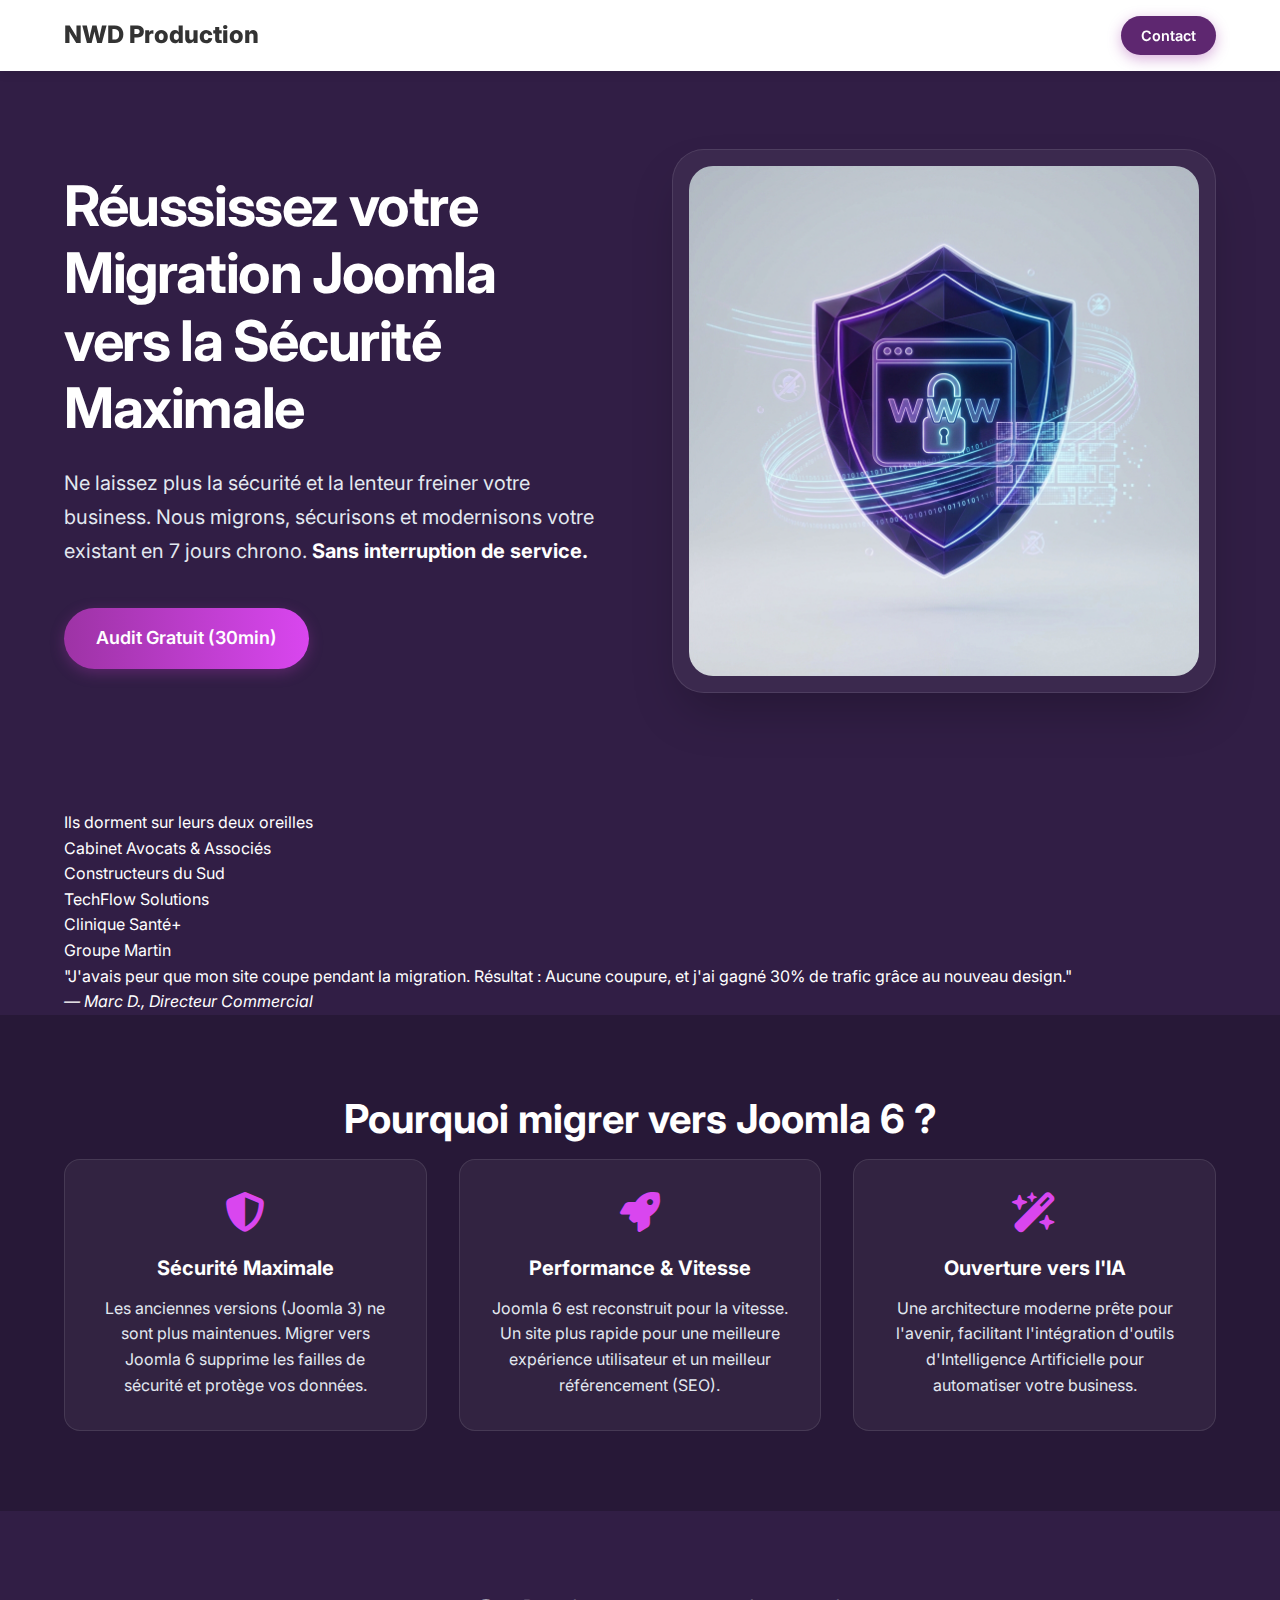
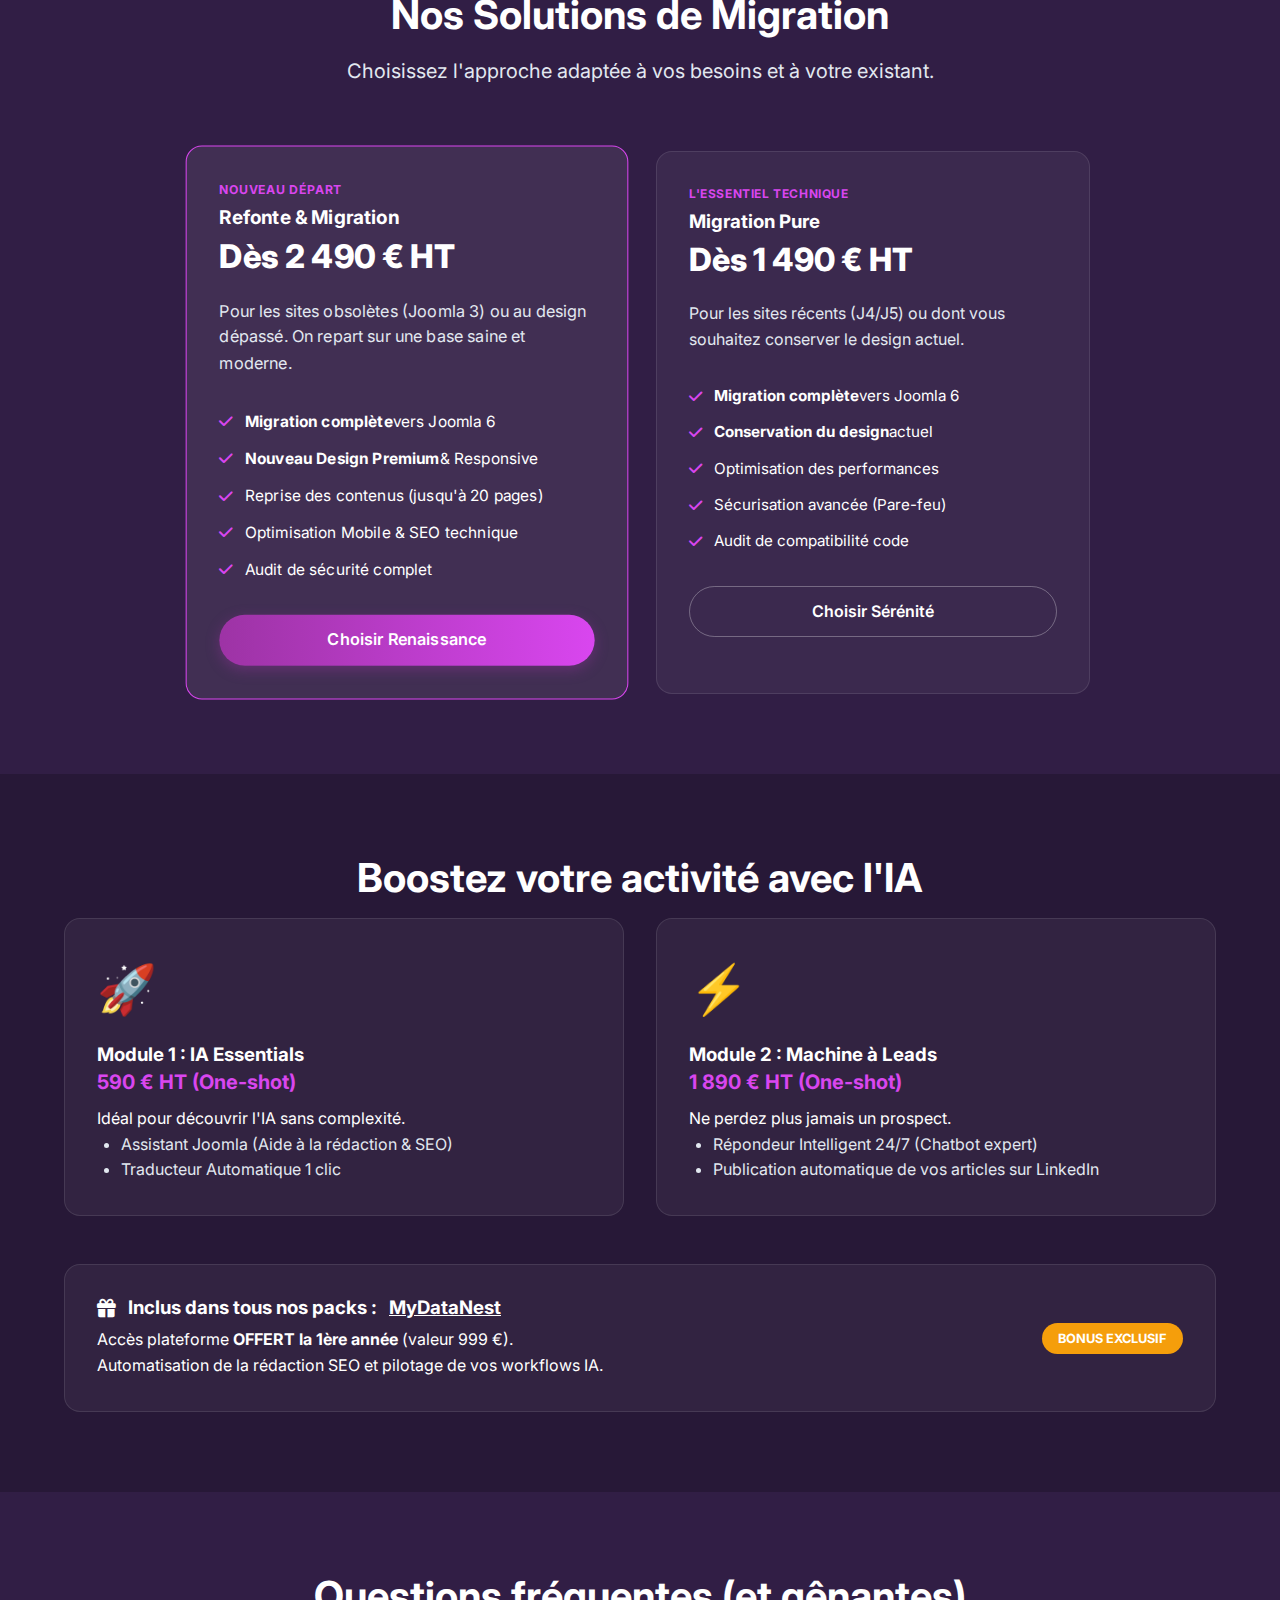
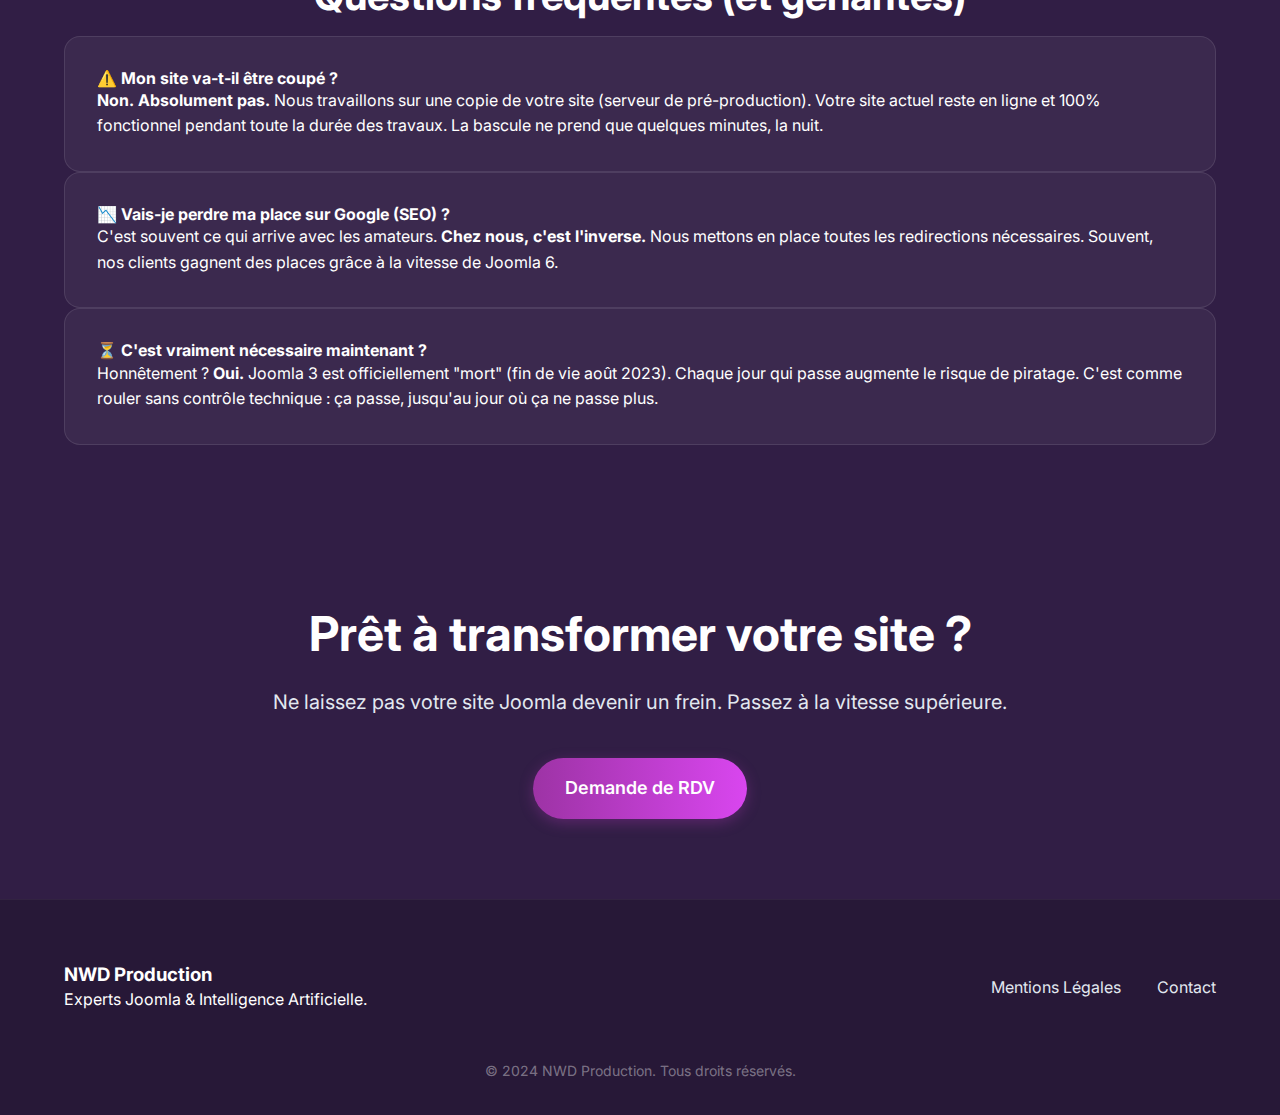
<file: index.html>
<!DOCTYPE html>
<html lang="fr">

<head>
    <meta charset="UTF-8">
    <meta name="viewport" content="width=device-width, initial-scale=1.0">
    <title>Migration Joomla & Solutions IA | NWD Production</title>
    <meta name="description"
        content="Sécurisez et modernisez votre site Joomla. Migration Joomla 3 vers 6, intégration IA et optimisation des performances.">
    <link rel="preconnect" href="https://fonts.googleapis.com">
    <link rel="preconnect" href="https://fonts.gstatic.com" crossorigin>
    <link href="https://fonts.googleapis.com/css2?family=Inter:wght@300;400;500;600;700;800&display=swap"
        rel="stylesheet">
    <link rel="stylesheet" href="styles.css">
    <!-- Font Awesome for Icons -->
    <link rel="stylesheet" href="https://cdnjs.cloudflare.com/ajax/libs/font-awesome/6.4.0/css/all.min.css">
</head>

<body>
    <header class="header">
        <div class="container header-content">
            <div class="logo">NWD Production</div>
            <!-- Header Button stylized differently -->
            <a href="https://nwdproduction.pipedrive.com/scheduler/BpP3ROUE/prise-de-rendez-vous"
                class="btn btn-primary" style="background: #5E2770;">Contact</a>
        </div>
    </header>

    <main>
        <!-- Hero Section - 2 Columns -->
        <section class="hero">
            <div class="container hero-layout">
                <div class="hero-text">
                    <h1>Réussissez votre Migration Joomla <br>vers la Sécurité Maximale</h1>
                    <p class="lead">Ne laissez plus la sécurité et la lenteur freiner votre business. Nous migrons,
                        sécurisons et modernisons votre existant en 7 jours chrono. <strong style="color: #fff">Sans
                            interruption de service.</strong></p>
                    <div class="hero-actions">
                        <a href="https://nwdproduction.pipedrive.com/scheduler/BpP3ROUE/prise-de-rendez-vous"
                            class="btn btn-primary btn-lg">Audit Gratuit (30min)</a>
                    </div>
                </div>
                <div class="hero-image-container">
                    <!-- Using the generated local image -->
                    <img src="hero-security.png" alt="Sécurité Web et Anti-Hacking" />
                </div>
            </div>
        </section>

        <!-- Social Proof Section -->
        <section class="section-logos">
            <div class="container">
                <p class="logos-title">Ils dorment sur leurs deux oreilles</p>
                <div class="logos-grid">
                    <div class="logo-item">Cabinet Avocats & Associés</div>
                    <div class="logo-item">Constructeurs du Sud</div>
                    <div class="logo-item">TechFlow Solutions</div>
                    <div class="logo-item">Clinique Santé+</div>
                    <div class="logo-item">Groupe Martin</div>
                </div>
                <div class="testimonial">
                    <p>"J'avais peur que mon site coupe pendant la migration. Résultat : Aucune coupure, et j'ai gagné
                        30% de trafic grâce au nouveau design."</p>
                    <cite>— Marc D., Directeur Commercial</cite>
                </div>
            </div>
        </section>

        <!-- Problem / Context Section -->
        <section id="audit" class="section section-dark">
            <div class="container">
                <h2 class="section-title">Pourquoi migrer vers Joomla 6 ?</h2>
                <div class="grid grid-3">
                    <div class="card card-feature">
                        <i class="fa-solid fa-shield-halved icon-feature"></i>
                        <h3>Sécurité Maximale</h3>
                        <p>Les anciennes versions (Joomla 3) ne sont plus maintenues. Migrer vers Joomla 6 supprime les
                            failles de sécurité et protège vos données.</p>
                    </div>
                    <div class="card card-feature">
                        <i class="fa-solid fa-rocket icon-feature"></i>
                        <h3>Performance & Vitesse</h3>
                        <p>Joomla 6 est reconstruit pour la vitesse. Un site plus rapide pour une meilleure expérience
                            utilisateur et un meilleur référencement (SEO).</p>
                    </div>
                    <div class="card card-feature">
                        <i class="fa-solid fa-wand-magic-sparkles icon-feature"></i>
                        <h3>Ouverture vers l'IA</h3>
                        <p>Une architecture moderne prête pour l'avenir, facilitant l'intégration d'outils
                            d'Intelligence Artificielle pour automatiser votre business.</p>
                    </div>
                </div>
            </div>
        </section>

        <!-- Offers Section -->
        <section id="offres" class="section">
            <div class="container">
                <h2 class="section-title">Nos Solutions de Migration</h2>
                <p class="section-subtitle">Choisissez l'approche adaptée à vos besoins et à votre existant.</p>

                <div class="pricing-grid">
                    <!-- Offer 1: Renaissance -->
                    <div class="card pricing-card featured">
                        <div class="card-header">
                            <span class="offer-tag">Nouveau Départ</span>
                            <h3>Refonte & Migration</h3>
                            <p class="price">Dès 2 490 € HT</p>
                        </div>
                        <div class="card-body">
                            <p class="offer-desc">Pour les sites obsolètes (Joomla 3) ou au design dépassé. On repart
                                sur une base saine et moderne.</p>
                            <ul class="check-list">
                                <li><i class="fa-solid fa-check"></i> <strong>Migration complète</strong> vers Joomla 6
                                </li>
                                <li><i class="fa-solid fa-check"></i> <strong>Nouveau Design Premium</strong> &
                                    Responsive</li>
                                <li><i class="fa-solid fa-check"></i> Reprise des contenus (jusqu'à 20 pages)</li>
                                <li><i class="fa-solid fa-check"></i> Optimisation Mobile & SEO technique</li>
                                <li><i class="fa-solid fa-check"></i> Audit de sécurité complet</li>
                            </ul>
                            <a href="https://nwdproduction.pipedrive.com/scheduler/BpP3ROUE/prise-de-rendez-vous"
                                class="btn btn-primary full-width">Choisir Renaissance</a>
                        </div>
                    </div>

                    <!-- Offer 2: Sérénité -->
                    <div class="card pricing-card">
                        <div class="card-header">
                            <span class="offer-tag">L'Essentiel Technique</span>
                            <h3>Migration Pure</h3>
                            <p class="price">Dès 1 490 € HT</p>
                        </div>
                        <div class="card-body">
                            <p class="offer-desc">Pour les sites récents (J4/J5) ou dont vous souhaitez conserver le
                                design actuel.</p>
                            <ul class="check-list">
                                <li><i class="fa-solid fa-check"></i> <strong>Migration complète</strong> vers Joomla 6
                                </li>
                                <li><i class="fa-solid fa-check"></i> <strong>Conservation du design</strong> actuel
                                </li>
                                <li><i class="fa-solid fa-check"></i> Optimisation des performances</li>
                                <li><i class="fa-solid fa-check"></i> Sécurisation avancée (Pare-feu)</li>
                                <li><i class="fa-solid fa-check"></i> Audit de compatibilité code</li>
                            </ul>
                            <a href="https://nwdproduction.pipedrive.com/scheduler/BpP3ROUE/prise-de-rendez-vous"
                                class="btn btn-outline full-width">Choisir Sérénité</a>
                        </div>
                    </div>
                </div>
            </div>
        </section>

        <!-- AI Modules Section -->
        <section class="section section-dark">
            <div class="container">
                <h2 class="section-title">Boostez votre activité avec l'IA</h2>
                <div class="grid grid-2">
                    <div class="card card-ai">
                        <div class="ai-icon">🚀</div>
                        <h3>Module 1 : IA Essentials</h3>
                        <p class="price-sm">590 € HT (One-shot)</p>
                        <p>Idéal pour découvrir l'IA sans complexité.</p>
                        <ul>
                            <li>Assistant Joomla (Aide à la rédaction & SEO)</li>
                            <li>Traducteur Automatique 1 clic</li>
                        </ul>
                    </div>
                    <div class="card card-ai">
                        <div class="ai-icon">⚡</div>
                        <h3>Module 2 : Machine à Leads</h3>
                        <p class="price-sm">1 890 € HT (One-shot)</p>
                        <p>Ne perdez plus jamais un prospect.</p>
                        <ul>
                            <li>Répondeur Intelligent 24/7 (Chatbot expert)</li>
                            <li>Publication automatique de vos articles sur LinkedIn</li>
                        </ul>
                    </div>
                </div>

                <!-- Bonus -->
                <div class="bonus-banner">
                    <div class="bonus-content">
                        <h3><i class="fa-solid fa-gift"></i> Inclus dans tous nos packs : <a
                                href="https://mydatanest.app/" target="_blank"
                                style="text-decoration: underline;">MyDataNest</a></h3>
                        <p>Accès plateforme <strong>OFFERT la 1ère année</strong> (valeur 999 €).</p>
                        <p>Automatisation de la rédaction SEO et pilotage de vos workflows IA.</p>
                    </div>
                    <div class="bonus-action">
                        <span class="tag-bonus">Bonus Exclusif</span>
                    </div>
                </div>
            </div>
        </section>

        <!-- FAQ Section -->
        <section class="section">
            <div class="container">
                <h2 class="section-title">Questions fréquentes (et gênantes)</h2>
                <div class="faq-grid">
                    <div class="card faq-card">
                        <h4>⚠️ Mon site va-t-il être coupé ?</h4>
                        <p><strong>Non. Absolument pas.</strong> Nous travaillons sur une copie de votre site (serveur
                            de pré-production). Votre site actuel reste en ligne et 100% fonctionnel pendant toute la
                            durée des travaux. La bascule ne prend que quelques minutes, la nuit.</p>
                    </div>
                    <div class="card faq-card">
                        <h4>📉 Vais-je perdre ma place sur Google (SEO) ?</h4>
                        <p>C'est souvent ce qui arrive avec les amateurs. <strong>Chez nous, c'est l'inverse.</strong>
                            Nous mettons en place toutes les redirections nécessaires. Souvent, nos clients gagnent des
                            places grâce à la vitesse de Joomla 6.</p>
                    </div>
                    <div class="card faq-card">
                        <h4>⏳ C'est vraiment nécessaire maintenant ?</h4>
                        <p>Honnêtement ? <strong>Oui.</strong> Joomla 3 est officiellement "mort" (fin de vie août
                            2023). Chaque jour qui passe augmente le risque de piratage. C'est comme rouler sans
                            contrôle technique : ça passe, jusqu'au jour où ça ne passe plus.</p>
                    </div>
                </div>
            </div>
        </section>



        <!-- CTA Final -->
        <section class="section cta-section">
            <div class="container">
                <h2>Prêt à transformer votre site ?</h2>
                <p>Ne laissez pas votre site Joomla devenir un frein. Passez à la vitesse supérieure.</p>
                <a href="https://nwdproduction.pipedrive.com/scheduler/BpP3ROUE/prise-de-rendez-vous"
                    class="btn btn-primary btn-lg">Demande de RDV</a>
            </div>
        </section>
    </main>

    <footer class="footer">
        <div class="container footer-content">
            <div class="footer-info">
                <h3>NWD Production</h3>
                <p>Experts Joomla & Intelligence Artificielle.</p>
            </div>
            <div class="footer-links">
                <a href="#">Mentions Légales</a>
                <a href="#">Contact</a>
            </div>
        </div>
        <div class="container copyright">
            &copy; 2024 NWD Production. Tous droits réservés.
        </div>
    </footer>
</body>

</html>
</file>
<file: styles.css>
:root {
    /* NWD Production Legacy Theme Colors */
    --bg-color: #311E45;
    /* Deep Purple Background */
    --card-bg: rgba(255, 255, 255, 0.05);
    /* Glass effect on dark bg */
    --primary: #9d33a5;
    /* Pink/Magenta for main buttons */
    --primary-hover: #b945c2;
    --accent: #d946ef;
    --text-main: #ffffff;
    --text-muted: #e2e8f0;
    --header-bg: #ffffff;
    --header-text: #333333;
    --gradient-btn: linear-gradient(90deg, #9d33a5 0%, #d946ef 100%);
    --border-color: rgba(255, 255, 255, 0.1);
    --font-main: 'Inter', sans-serif;
}

* {
    margin: 0;
    padding: 0;
    box-sizing: border-box;
}

body {
    font-family: var(--font-main);
    background-color: var(--bg-color);
    color: var(--text-main);
    line-height: 1.6;
    overflow-x: hidden;
}

h1,
h2,
h3,
h4 {
    font-weight: 700;
    line-height: 1.2;
    color: #fff;
}

a {
    text-decoration: none;
    color: inherit;
    transition: all 0.3s ease;
}

.container {
    max-width: 1200px;
    margin: 0 auto;
    padding: 0 1.5rem;
}

/* Header - White Background */
.header {
    background: var(--header-bg);
    position: fixed;
    top: 0;
    width: 100%;
    z-index: 1000;
    box-shadow: 0 2px 10px rgba(0, 0, 0, 0.1);
    padding: 1rem 0;
}

.header-content {
    display: flex;
    justify-content: space-between;
    align-items: center;
}

.logo {
    font-size: 1.5rem;
    font-weight: 800;
    color: var(--header-text);
    /* Black/Dark text for logo */
}

/* Header Button - Purple/Pink */
.header .btn-primary {
    background: #5E2770;
    /* Darker purple for header button */
    padding: 0.5rem 1.25rem;
    font-size: 0.9rem;
}

.header .btn-primary:hover {
    background: #682C7D;
}

/* Buttons */
.btn {
    display: inline-block;
    padding: 0.75rem 1.5rem;
    border-radius: 9999px;
    font-weight: 600;
    text-align: center;
    cursor: pointer;
    font-size: 1rem;
    border: none;
}

.btn-primary {
    background: var(--gradient-btn);
    color: white;
    box-shadow: 0 4px 14px 0 rgba(157, 51, 165, 0.39);
}

.btn-primary:hover {
    filter: brightness(1.1);
    transform: translateY(-1px);
}

.btn-outline {
    border: 1px solid rgba(255, 255, 255, 0.3);
    background: transparent;
    color: #fff;
}

.btn-outline:hover {
    border-color: #fff;
    background: rgba(255, 255, 255, 0.1);
}

.btn-lg {
    padding: 1rem 2rem;
    font-size: 1.125rem;
}

.full-width {
    width: 100%;
    display: block;
}

/* Sections */
.section {
    padding: 5rem 0;
}

.section-dark {
    background-color: rgba(0, 0, 0, 0.2);
    /* Slightly darker for contrast */
}

.section-title {
    text-align: center;
    font-size: 2.5rem;
    margin-bottom: 1rem;
}

.section-subtitle {
    text-align: center;
    color: var(--text-muted);
    font-size: 1.25rem;
    margin-bottom: 4rem;
    max-width: 600px;
    margin-left: auto;
    margin-right: auto;
}

/* Hero - 2 Column Layout */
.hero {
    padding-top: 8rem;
    /* Space for fixed header */
    padding-bottom: 6rem;
    display: flex;
    /* Flexbox for vertical alignment */
    align-items: center;
    min-height: 90vh;
}

.hero-layout {
    display: grid;
    grid-template-columns: 1fr 1fr;
    gap: 4rem;
    align-items: center;
}

.hero-text {
    text-align: left;
}

.hero h1 {
    font-size: 3.5rem;
    margin-bottom: 1.5rem;
    letter-spacing: -0.025em;
    color: #ffffff;
}

.lead {
    font-size: 1.25rem;
    color: var(--text-muted);
    margin-bottom: 2.5rem;
    line-height: 1.7;
}

.hero-actions {
    display: flex;
    gap: 1rem;
}

/* Hero Block/Image Container */
.hero-image-container {
    background: rgba(255, 255, 255, 0.05);
    border: 1px solid rgba(255, 255, 255, 0.1);
    border-radius: 2rem;
    padding: 1rem;
    /* Frame effect */
    box-shadow: 0 25px 50px -12px rgba(0, 0, 0, 0.25);
}

.hero-image-container img {
    border-radius: 1.5rem;
    width: 100%;
    height: auto;
    display: block;
}


/* Grid System */
.grid {
    display: grid;
    gap: 2rem;
}

.grid-2 {
    grid-template-columns: repeat(2, 1fr);
}

.grid-3 {
    grid-template-columns: repeat(3, 1fr);
}

@media (max-width: 900px) {
    .hero-layout {
        grid-template-columns: 1fr;
        text-align: center;
    }

    .hero-text {
        text-align: center;
    }

    .hero-actions {
        justify-content: center;
    }

    .grid-2,
    .grid-3 {
        grid-template-columns: 1fr;
    }

    .hero h1 {
        font-size: 2.5rem;
    }
}

/* Cards */
.card {
    background: var(--card-bg);
    border: 1px solid var(--border-color);
    border-radius: 1rem;
    padding: 2rem;
    transition: transform 0.3s ease, box-shadow 0.3s ease;
}

.card:hover {
    transform: translateY(-5px);
    box-shadow: 0 20px 25px -5px rgba(0, 0, 0, 0.2);
    border-color: rgba(255, 255, 255, 0.2);
}

/* Feature Cards */
.card-feature {
    text-align: center;
}

.icon-feature {
    font-size: 2.5rem;
    margin-bottom: 1.5rem;
    color: var(--accent);
    /* Solid accent color matching theme */
}

.card-feature h3 {
    margin-bottom: 1rem;
    font-size: 1.25rem;
}

.card-feature p {
    color: var(--text-muted);
}

/* Pricing Cards */
.pricing-grid {
    display: grid;
    grid-template-columns: repeat(auto-fit, minmax(300px, 1fr));
    gap: 2rem;
    max-width: 900px;
    margin: 0 auto;
}

.pricing-card.featured {
    background: rgba(255, 255, 255, 0.08);
    /* Slightly lighter for featured */
    border-color: var(--accent);
    position: relative;
    transform: scale(1.02);
}

.offer-tag {
    font-size: 0.75rem;
    text-transform: uppercase;
    letter-spacing: 0.05em;
    font-weight: 700;
    color: var(--accent);
    margin-bottom: 0.5rem;
    display: block;
}

.price {
    font-size: 2rem;
    font-weight: 800;
    margin-bottom: 1rem;
}

.offer-desc {
    color: var(--text-muted);
    margin-bottom: 2rem;
    min-height: 48px;
}

.check-list {
    list-style: none;
    margin-bottom: 2rem;
}

.check-list li {
    display: flex;
    align-items: center;
    margin-bottom: 0.75rem;
    font-size: 0.95rem;
}

.check-list i {
    color: var(--accent);
    margin-right: 0.75rem;
}

/* AI Section */
.card-ai {
    display: flex;
    flex-direction: column;
    height: 100%;
}

.ai-icon {
    font-size: 3rem;
    margin-bottom: 1rem;
}

.card-ai ul {
    margin-top: auto;
    padding-left: 1.5rem;
    color: var(--text-muted);
}

.price-sm {
    font-size: 1.25rem;
    font-weight: 700;
    color: var(--accent);
    margin-bottom: 0.5rem;
}

/* Bonus */
.bonus-banner {
    background: rgba(255, 255, 255, 0.05);
    /* Match card style */
    border: 1px solid var(--border-color);
    border-radius: 1rem;
    padding: 2rem;
    margin-top: 3rem;
    display: flex;
    align-items: center;
    justify-content: space-between;
    gap: 2rem;
}

.bonus-content h3 {
    display: flex;
    align-items: center;
    gap: 0.75rem;
    margin-bottom: 0.5rem;
}

.tag-bonus {
    background: #f59e0b;
    color: #fff;
    padding: 0.5rem 1rem;
    border-radius: 99px;
    font-weight: 700;
    text-transform: uppercase;
    font-size: 0.8rem;
}

@media (max-width: 768px) {
    .bonus-banner {
        flex-direction: column;
        text-align: center;
    }
}

/* CTA Section */
.cta-section {
    text-align: center;
    background: transparent;
    /* Seamless */
}

.cta-section h2 {
    font-size: 3rem;
    margin-bottom: 1.5rem;
}

.cta-section p {
    font-size: 1.25rem;
    color: var(--text-muted);
    margin-bottom: 2.5rem;
}

/* Footer */
.footer {
    border-top: 1px solid rgba(255, 255, 255, 0.05);
    padding: 4rem 0 2rem;
    background: rgba(0, 0, 0, 0.2);
}

.footer-content {
    display: flex;
    justify-content: space-between;
    align-items: center;
    margin-bottom: 3rem;
}

.footer-links a {
    color: var(--text-muted);
    margin-left: 2rem;
}

.footer-links a:hover {
    color: #fff;
}

.copyright {
    text-align: center;
    color: rgba(255, 255, 255, 0.4);
    font-size: 0.875rem;
}
</file>
